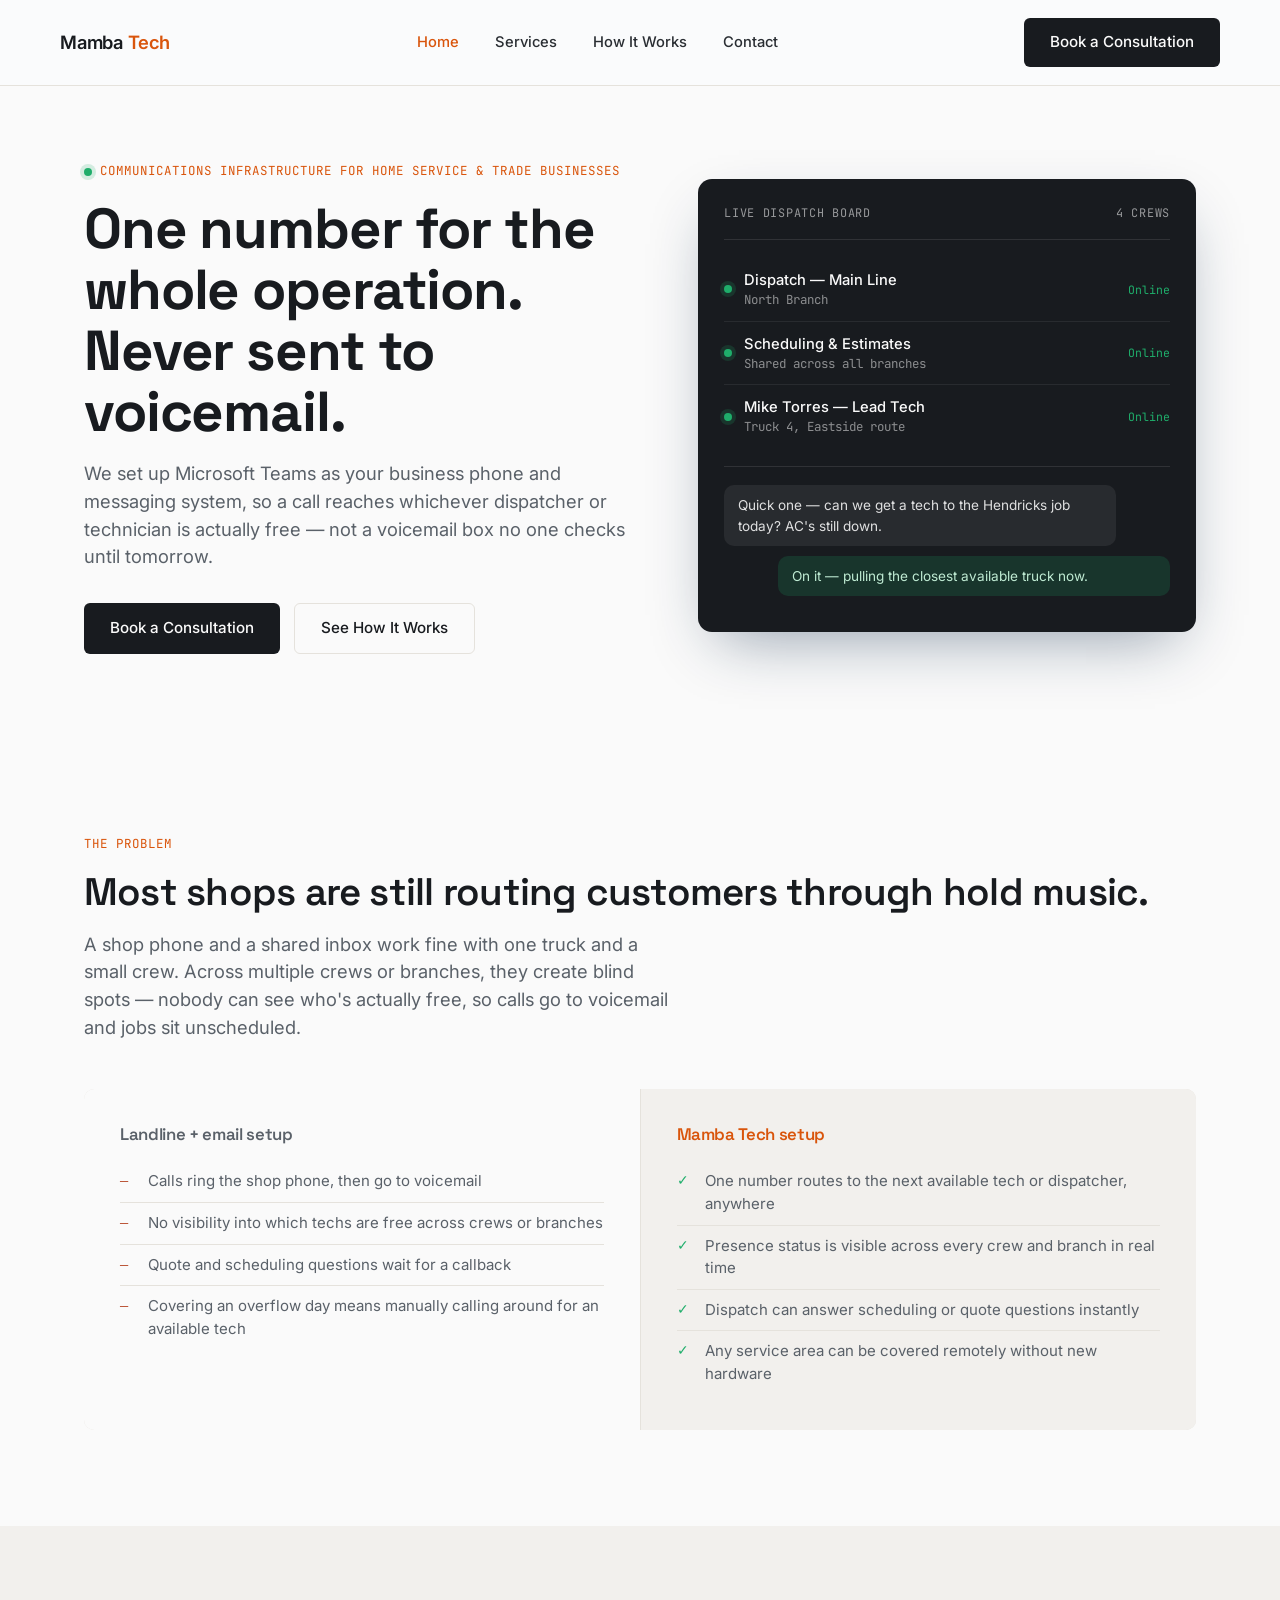
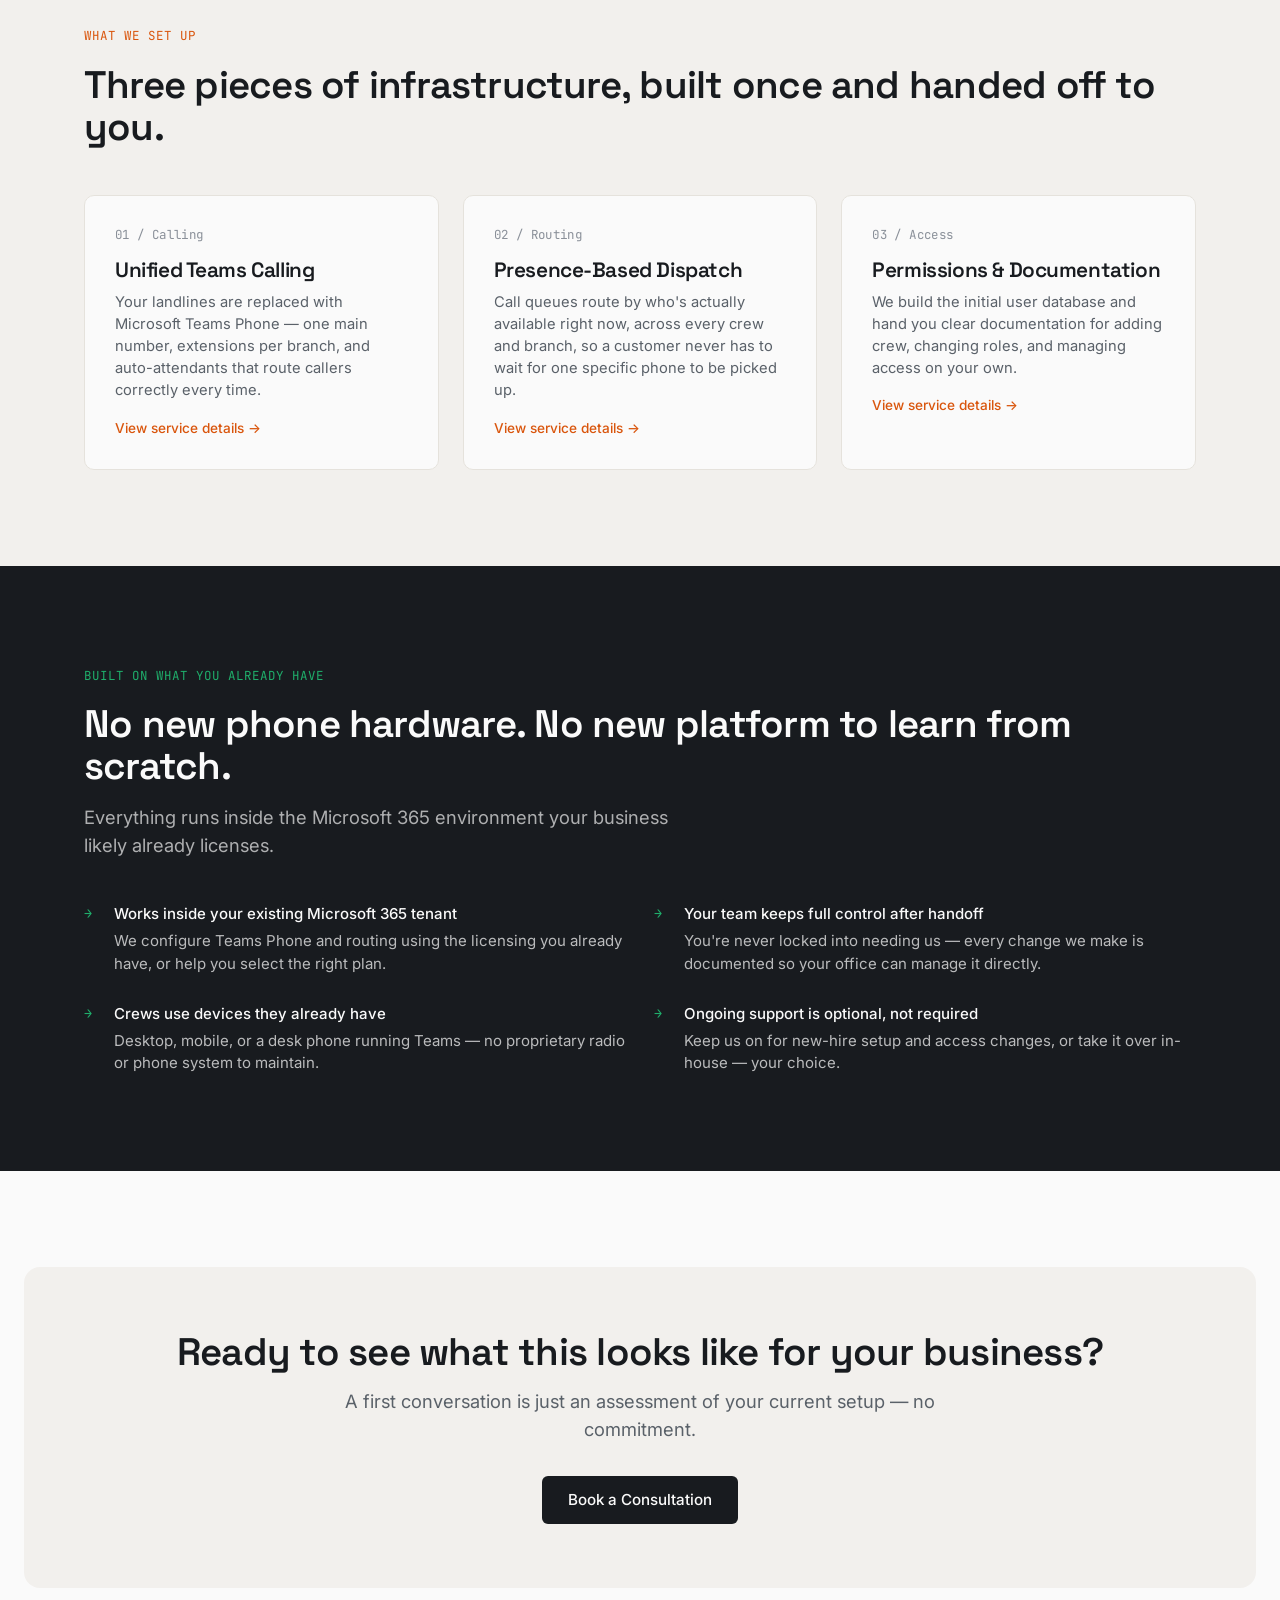
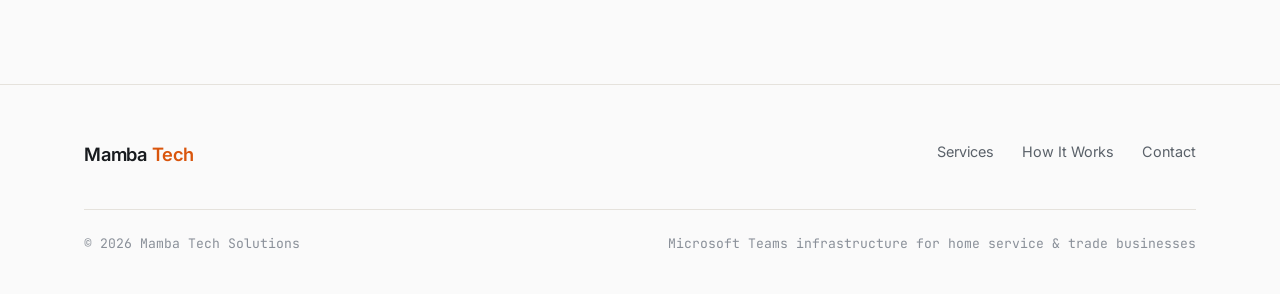
<file: index.html>
<!DOCTYPE html>
<html lang="en">
<head>
<meta charset="UTF-8">
<meta name="viewport" content="width=device-width, initial-scale=1.0">
<title>Mamba Tech Solutions — Microsoft Teams communications for home service & trade businesses</title>
<meta name="description" content="Mamba Tech Solutions sets up Microsoft Teams calling, presence-based dispatch routing, and managed permissions so home service and trade businesses can replace outdated phone systems with real-time, cross-crew communication.">
<link rel="stylesheet" href="css/styles.css">
</head>
<body>

<header class="site-nav">
  <div class="wrap nav-inner">
    <a href="index.html" class="logo">Mamba <span class="accent">Tech</span></a>
    <nav class="nav-links">
      <a href="index.html" class="current">Home</a>
      <a href="services.html">Services</a>
      <a href="how-it-works.html">How It Works</a>
      <a href="contact.html">Contact</a>
    </nav>
    <div class="nav-cta">
      <a href="contact.html" class="btn btn-primary">Book a Consultation</a>
      <button class="nav-toggle" aria-label="Toggle menu"><span></span><span></span><span></span></button>
    </div>
  </div>
</header>

<section class="hero">
  <div class="wrap hero-grid">
    <div>
      <span class="eyebrow"><span class="dot"></span> Communications infrastructure for home service & trade businesses</span>
      <h1>One number for the whole operation. Never sent to voicemail.</h1>
      <p class="lede">We set up Microsoft Teams as your business phone and messaging system, so a call reaches whichever dispatcher or technician is actually free — not a voicemail box no one checks until tomorrow.</p>
      <div class="btn-row">
        <a href="contact.html" class="btn btn-primary">Book a Consultation</a>
        <a href="how-it-works.html" class="btn btn-ghost">See How It Works</a>
      </div>
    </div>

    <div class="presence-panel reveal">
      <div class="presence-panel-head">
        <span>Live dispatch board</span>
        <span>4 crews</span>
      </div>
      <div class="presence-row">
        <span class="dot"></span>
        <div class="presence-info">
          <div class="presence-name">Dispatch — Main Line</div>
          <div class="presence-loc">North Branch</div>
        </div>
        <span class="presence-status">Online</span>
      </div>
      <div class="presence-row">
        <span class="dot"></span>
        <div class="presence-info">
          <div class="presence-name">Scheduling &amp; Estimates</div>
          <div class="presence-loc">Shared across all branches</div>
        </div>
        <span class="presence-status">Online</span>
      </div>
      <div class="presence-row">
        <span class="dot"></span>
        <div class="presence-info">
          <div class="presence-name">Mike Torres — Lead Tech</div>
          <div class="presence-loc">Truck 4, Eastside route</div>
        </div>
        <span class="presence-status">Online</span>
      </div>
      <div class="panel-chat">
        <div class="bubble">Quick one — can we get a tech to the Hendricks job today? AC's still down.</div>
        <div class="bubble reply">On it — pulling the closest available truck now.</div>
      </div>
    </div>
  </div>
</section>

<section>
  <div class="wrap reveal">
    <span class="eyebrow">The problem</span>
    <h2>Most shops are still routing customers through hold music.</h2>
    <p class="lede">A shop phone and a shared inbox work fine with one truck and a small crew. Across multiple crews or branches, they create blind spots — nobody can see who's actually free, so calls go to voicemail and jobs sit unscheduled.</p>

    <div class="split-compare">
      <div class="compare-col is-before">
        <h4 class="before-label">Landline + email setup</h4>
        <ul class="compare-list">
          <li><span class="mark">―</span> Calls ring the shop phone, then go to voicemail</li>
          <li><span class="mark">―</span> No visibility into which techs are free across crews or branches</li>
          <li><span class="mark">―</span> Quote and scheduling questions wait for a callback</li>
          <li><span class="mark">―</span> Covering an overflow day means manually calling around for an available tech</li>
        </ul>
      </div>
      <div class="compare-col is-after">
        <h4 class="after-label">Mamba Tech setup</h4>
        <ul class="compare-list">
          <li><span class="mark">✓</span> One number routes to the next available tech or dispatcher, anywhere</li>
          <li><span class="mark">✓</span> Presence status is visible across every crew and branch in real time</li>
          <li><span class="mark">✓</span> Dispatch can answer scheduling or quote questions instantly</li>
          <li><span class="mark">✓</span> Any service area can be covered remotely without new hardware</li>
        </ul>
      </div>
    </div>
  </div>
</section>

<section style="background: var(--pale-gray);">
  <div class="wrap reveal">
    <span class="eyebrow">What we set up</span>
    <h2>Three pieces of infrastructure, built once and handed off to you.</h2>
    <div class="pillar-grid">
      <div class="pillar-card">
        <span class="mono-label">01 / Calling</span>
        <h3>Unified Teams Calling</h3>
        <p>Your landlines are replaced with Microsoft Teams Phone — one main number, extensions per branch, and auto-attendants that route callers correctly every time.</p>
        <a href="services.html" class="more">View service details →</a>
      </div>
      <div class="pillar-card">
        <span class="mono-label">02 / Routing</span>
        <h3>Presence-Based Dispatch</h3>
        <p>Call queues route by who's actually available right now, across every crew and branch, so a customer never has to wait for one specific phone to be picked up.</p>
        <a href="services.html" class="more">View service details →</a>
      </div>
      <div class="pillar-card">
        <span class="mono-label">03 / Access</span>
        <h3>Permissions &amp; Documentation</h3>
        <p>We build the initial user database and hand you clear documentation for adding crew, changing roles, and managing access on your own.</p>
        <a href="services.html" class="more">View service details →</a>
      </div>
    </div>
  </div>
</section>

<section class="trust-strip">
  <div class="wrap reveal">
    <span class="eyebrow" style="color: var(--presence-green);">Built on what you already have</span>
    <h2>No new phone hardware. No new platform to learn from scratch.</h2>
    <p class="lede">Everything runs inside the Microsoft 365 environment your business likely already licenses.</p>
    <div class="trust-grid">
      <div class="trust-item">
        <span class="mark">→</span>
        <p><strong>Works inside your existing Microsoft 365 tenant</strong>We configure Teams Phone and routing using the licensing you already have, or help you select the right plan.</p>
      </div>
      <div class="trust-item">
        <span class="mark">→</span>
        <p><strong>Your team keeps full control after handoff</strong>You're never locked into needing us — every change we make is documented so your office can manage it directly.</p>
      </div>
      <div class="trust-item">
        <span class="mark">→</span>
        <p><strong>Crews use devices they already have</strong>Desktop, mobile, or a desk phone running Teams — no proprietary radio or phone system to maintain.</p>
      </div>
      <div class="trust-item">
        <span class="mark">→</span>
        <p><strong>Ongoing support is optional, not required</strong>Keep us on for new-hire setup and access changes, or take it over in-house — your choice.</p>
      </div>
    </div>
  </div>
</section>

<section>
  <div class="cta-band reveal">
    <h2>Ready to see what this looks like for your business?</h2>
    <p class="lede" style="margin: 16px auto 0;">A first conversation is just an assessment of your current setup — no commitment.</p>
    <div class="btn-row">
      <a href="contact.html" class="btn btn-primary">Book a Consultation</a>
    </div>
  </div>
</section>

<footer>
  <div class="wrap">
    <div class="footer-inner">
      <a href="index.html" class="logo">Mamba <span class="accent">Tech</span></a>
      <div class="footer-links">
        <a href="services.html">Services</a>
        <a href="how-it-works.html">How It Works</a>
        <a href="contact.html">Contact</a>
      </div>
    </div>
    <div class="footer-bottom">
      <span>© 2026 Mamba Tech Solutions</span>
      <span>Microsoft Teams infrastructure for home service & trade businesses</span>
    </div>
  </div>
</footer>

<script src="js/script.js"></script>
</body>
</html>
</file>
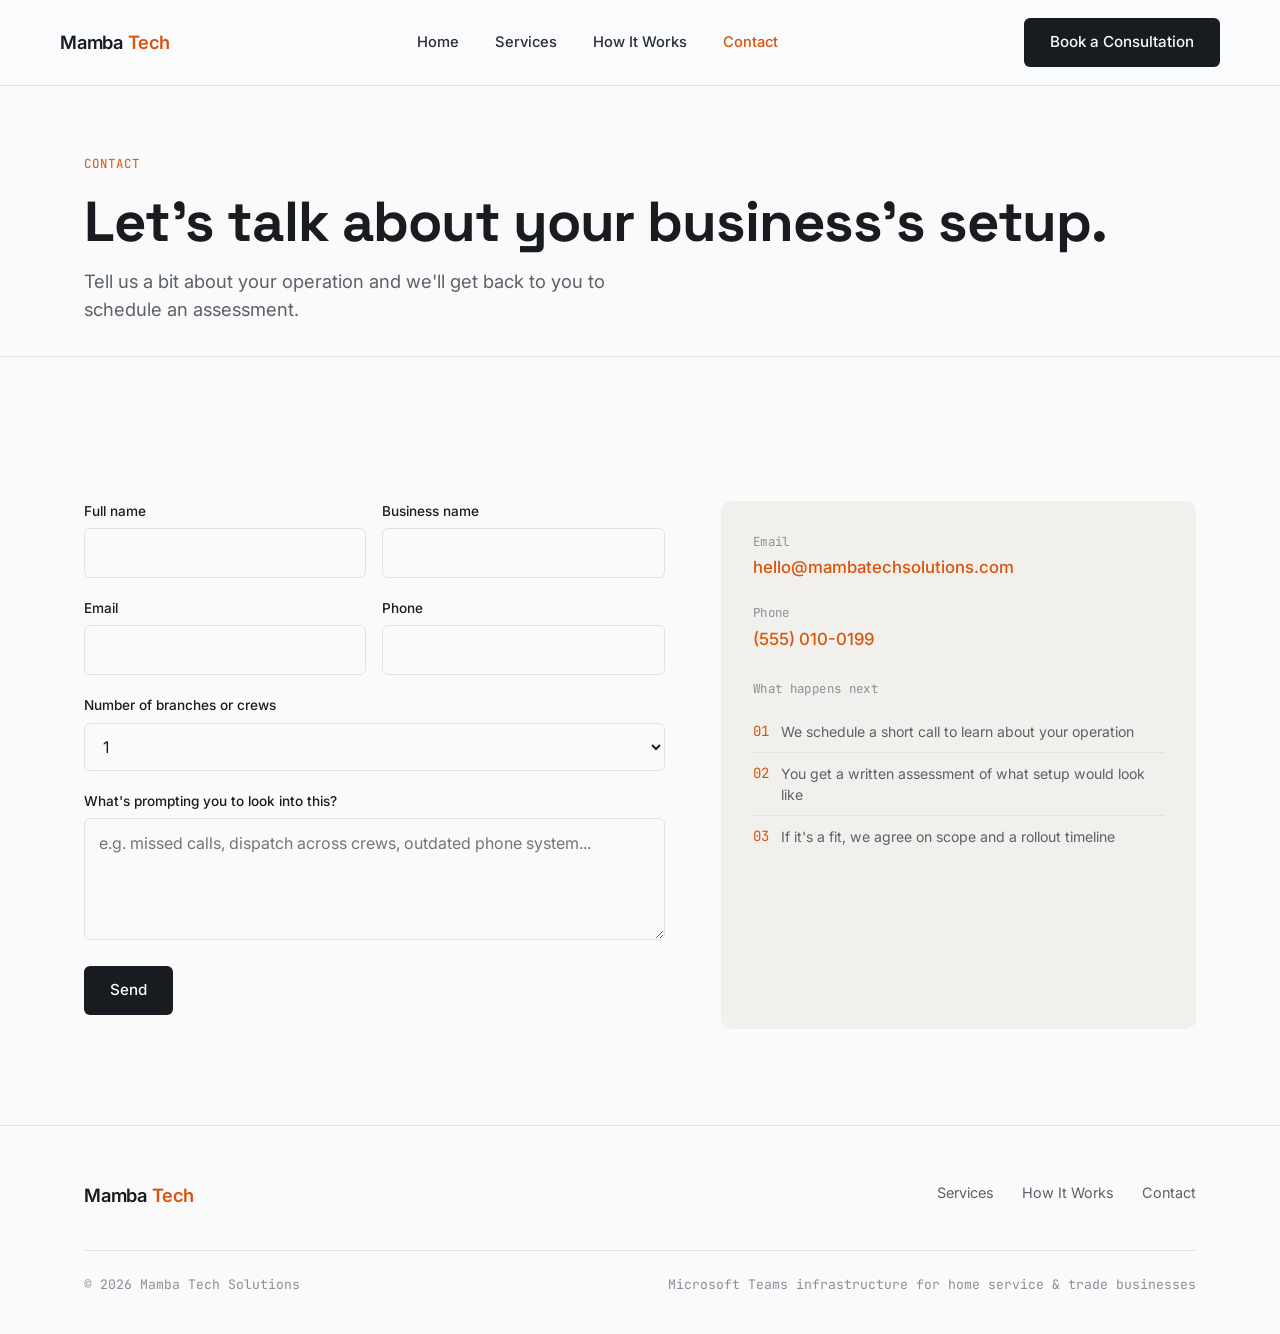
<file: contact.html>
<!DOCTYPE html>
<html lang="en">
<head>
<meta charset="UTF-8">
<meta name="viewport" content="width=device-width, initial-scale=1.0">
<title>Contact — Mamba Tech Solutions</title>
<meta name="description" content="Get in touch with Mamba Tech Solutions to talk about modernizing your home service or trade business's phone and dispatch setup with Microsoft Teams.">
<link rel="stylesheet" href="css/styles.css">
</head>
<body>

<header class="site-nav">
  <div class="wrap nav-inner">
    <a href="index.html" class="logo">Mamba <span class="accent">Tech</span></a>
    <nav class="nav-links">
      <a href="index.html">Home</a>
      <a href="services.html">Services</a>
      <a href="how-it-works.html">How It Works</a>
      <a href="contact.html" class="current">Contact</a>
    </nav>
    <div class="nav-cta">
      <a href="contact.html" class="btn btn-primary">Book a Consultation</a>
      <button class="nav-toggle" aria-label="Toggle menu"><span></span><span></span><span></span></button>
    </div>
  </div>
</header>

<div class="page-header">
  <div class="wrap">
    <span class="eyebrow">Contact</span>
    <h1>Let's talk about your business's setup.</h1>
    <p class="lede">Tell us a bit about your operation and we'll get back to you to schedule an assessment.</p>
  </div>
</div>

<section>
  <div class="wrap contact-grid">

    <form id="contact-form" class="reveal">
      <div class="field-row">
        <div class="field">
          <label for="name">Full name</label>
          <input type="text" id="name" name="name" required>
        </div>
        <div class="field">
          <label for="business">Business name</label>
          <input type="text" id="business" name="business" required>
        </div>
      </div>
      <div class="field-row">
        <div class="field">
          <label for="email">Email</label>
          <input type="email" id="email" name="email" required>
        </div>
        <div class="field">
          <label for="phone">Phone</label>
          <input type="tel" id="phone" name="phone">
        </div>
      </div>
      <div class="field">
        <label for="locations">Number of branches or crews</label>
        <select id="locations" name="locations">
          <option>1</option>
          <option>2–3</option>
          <option>4–6</option>
          <option>7+</option>
        </select>
      </div>
      <div class="field">
        <label for="message">What's prompting you to look into this?</label>
        <textarea id="message" name="message" rows="4" placeholder="e.g. missed calls, dispatch across crews, outdated phone system..."></textarea>
      </div>
      <button type="submit" class="btn btn-primary">Send</button>
      <p id="form-status" class="mono-label" style="margin-top: 14px;"></p>
    </form>

    <div class="contact-card reveal">
      <span class="mono-label">Email</span>
      <p class="contact-value"><a href="mailto:hello@mambatechsolutions.com">hello@mambatechsolutions.com</a></p>
      <span class="mono-label">Phone</span>
      <p class="contact-value"><a href="tel:+15550100199">(555) 010-0199</a></p>

      <span class="mono-label" style="display:block; margin-top: 28px; margin-bottom: 12px;">What happens next</span>
      <ul class="next-steps">
        <li><span class="step-mark">01</span> We schedule a short call to learn about your operation</li>
        <li><span class="step-mark">02</span> You get a written assessment of what setup would look like</li>
        <li><span class="step-mark">03</span> If it's a fit, we agree on scope and a rollout timeline</li>
      </ul>
    </div>

  </div>
</section>

<footer>
  <div class="wrap">
    <div class="footer-inner">
      <a href="index.html" class="logo">Mamba <span class="accent">Tech</span></a>
      <div class="footer-links">
        <a href="services.html">Services</a>
        <a href="how-it-works.html">How It Works</a>
        <a href="contact.html">Contact</a>
      </div>
    </div>
    <div class="footer-bottom">
      <span>© 2026 Mamba Tech Solutions</span>
      <span>Microsoft Teams infrastructure for home service & trade businesses</span>
    </div>
  </div>
</footer>

<script src="js/script.js"></script>
</body>
</html>
</file>
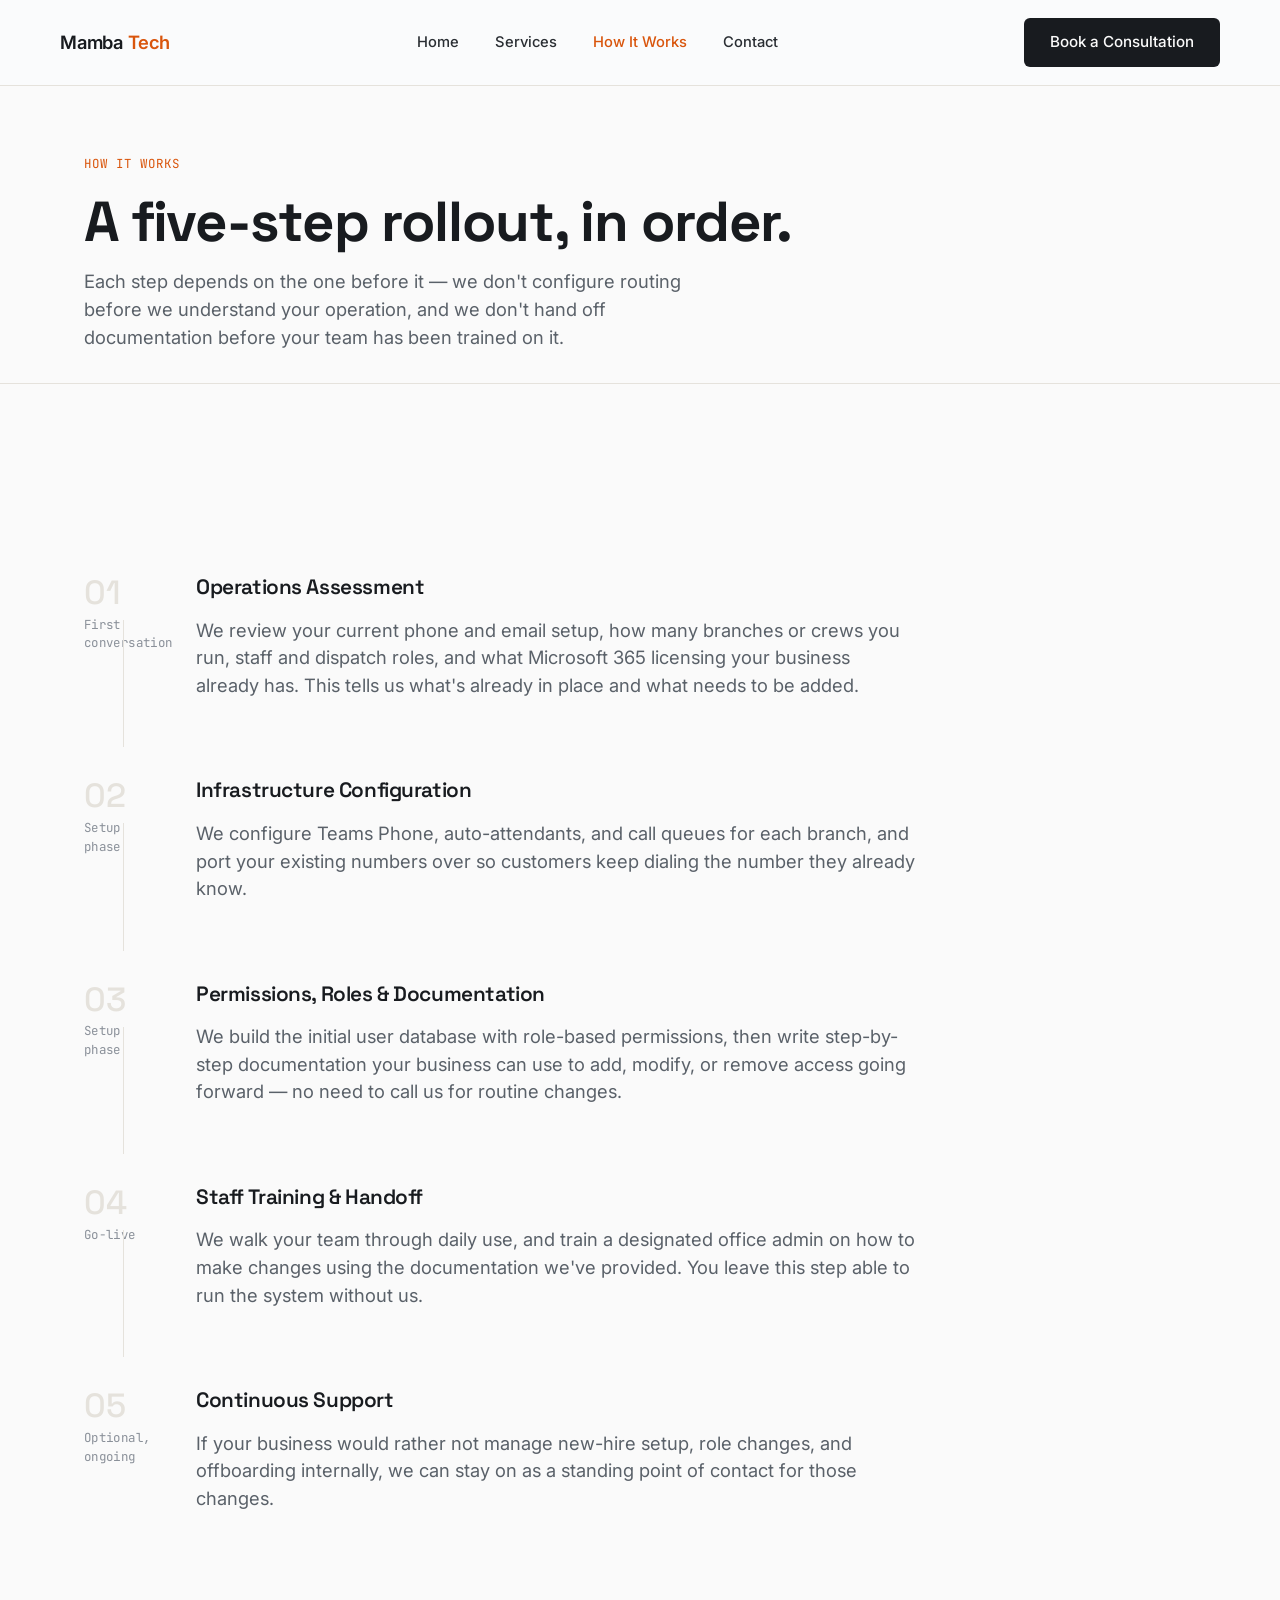
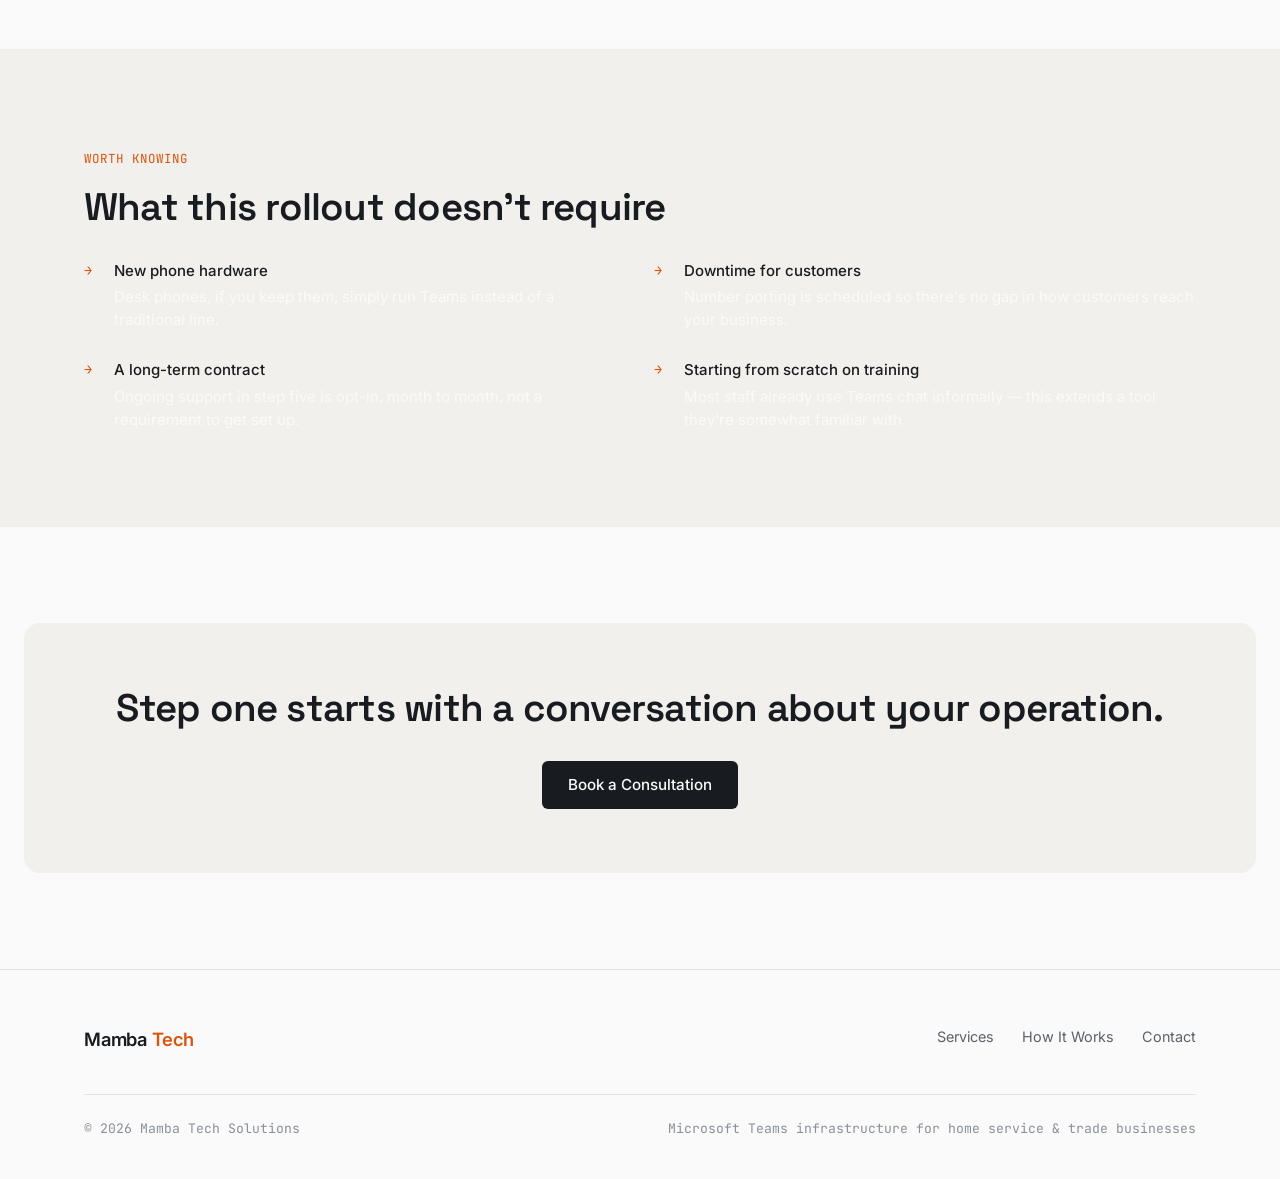
<file: how-it-works.html>
<!DOCTYPE html>
<html lang="en">
<head>
<meta charset="UTF-8">
<meta name="viewport" content="width=device-width, initial-scale=1.0">
<title>How It Works — Mamba Tech Solutions</title>
<meta name="description" content="How Mamba Tech Solutions rolls out Microsoft Teams communications infrastructure for a home service or trade business, from initial assessment through optional ongoing support.">
<link rel="stylesheet" href="css/styles.css">
</head>
<body>

<header class="site-nav">
  <div class="wrap nav-inner">
    <a href="index.html" class="logo">Mamba <span class="accent">Tech</span></a>
    <nav class="nav-links">
      <a href="index.html">Home</a>
      <a href="services.html">Services</a>
      <a href="how-it-works.html" class="current">How It Works</a>
      <a href="contact.html">Contact</a>
    </nav>
    <div class="nav-cta">
      <a href="contact.html" class="btn btn-primary">Book a Consultation</a>
      <button class="nav-toggle" aria-label="Toggle menu"><span></span><span></span><span></span></button>
    </div>
  </div>
</header>

<div class="page-header">
  <div class="wrap">
    <span class="eyebrow">How it works</span>
    <h1>A five-step rollout, in order.</h1>
    <p class="lede">Each step depends on the one before it — we don't configure routing before we understand your operation, and we don't hand off documentation before your team has been trained on it.</p>
  </div>
</div>

<section>
  <div class="wrap steps">

    <div class="step reveal">
      <div>
        <div class="step-num">01</div>
        <div class="mono-label step-phase">First conversation</div>
      </div>
      <div>
        <h3>Operations Assessment</h3>
        <p class="lede">We review your current phone and email setup, how many branches or crews you run, staff and dispatch roles, and what Microsoft 365 licensing your business already has. This tells us what's already in place and what needs to be added.</p>
      </div>
    </div>

    <div class="step reveal">
      <div>
        <div class="step-num">02</div>
        <div class="mono-label step-phase">Setup phase</div>
      </div>
      <div>
        <h3>Infrastructure Configuration</h3>
        <p class="lede">We configure Teams Phone, auto-attendants, and call queues for each branch, and port your existing numbers over so customers keep dialing the number they already know.</p>
      </div>
    </div>

    <div class="step reveal">
      <div>
        <div class="step-num">03</div>
        <div class="mono-label step-phase">Setup phase</div>
      </div>
      <div>
        <h3>Permissions, Roles &amp; Documentation</h3>
        <p class="lede">We build the initial user database with role-based permissions, then write step-by-step documentation your business can use to add, modify, or remove access going forward — no need to call us for routine changes.</p>
      </div>
    </div>

    <div class="step reveal">
      <div>
        <div class="step-num">04</div>
        <div class="mono-label step-phase">Go-live</div>
      </div>
      <div>
        <h3>Staff Training &amp; Handoff</h3>
        <p class="lede">We walk your team through daily use, and train a designated office admin on how to make changes using the documentation we've provided. You leave this step able to run the system without us.</p>
      </div>
    </div>

    <div class="step reveal">
      <div>
        <div class="step-num">05</div>
        <div class="mono-label step-phase">Optional, ongoing</div>
      </div>
      <div>
        <h3>Continuous Support</h3>
        <p class="lede">If your business would rather not manage new-hire setup, role changes, and offboarding internally, we can stay on as a standing point of contact for those changes.</p>
      </div>
    </div>

  </div>
</section>

<section style="background: var(--pale-gray);">
  <div class="wrap reveal">
    <span class="eyebrow">Worth knowing</span>
    <h2>What this rollout doesn't require</h2>
    <div class="trust-grid" style="margin-top: 32px;">
      <div class="trust-item">
        <span class="mark" style="color: var(--accent-amber);">→</span>
        <p><strong style="color: var(--ink-dark);">New phone hardware</strong>Desk phones, if you keep them, simply run Teams instead of a traditional line.</p>
      </div>
      <div class="trust-item">
        <span class="mark" style="color: var(--accent-amber);">→</span>
        <p><strong style="color: var(--ink-dark);">Downtime for customers</strong>Number porting is scheduled so there's no gap in how customers reach your business.</p>
      </div>
      <div class="trust-item">
        <span class="mark" style="color: var(--accent-amber);">→</span>
        <p><strong style="color: var(--ink-dark);">A long-term contract</strong>Ongoing support in step five is opt-in, month to month, not a requirement to get set up.</p>
      </div>
      <div class="trust-item">
        <span class="mark" style="color: var(--accent-amber);">→</span>
        <p><strong style="color: var(--ink-dark);">Starting from scratch on training</strong>Most staff already use Teams chat informally — this extends a tool they're somewhat familiar with.</p>
      </div>
    </div>
  </div>
</section>

<section>
  <div class="cta-band reveal">
    <h2>Step one starts with a conversation about your operation.</h2>
    <div class="btn-row">
      <a href="contact.html" class="btn btn-primary">Book a Consultation</a>
    </div>
  </div>
</section>

<footer>
  <div class="wrap">
    <div class="footer-inner">
      <a href="index.html" class="logo">Mamba <span class="accent">Tech</span></a>
      <div class="footer-links">
        <a href="services.html">Services</a>
        <a href="how-it-works.html">How It Works</a>
        <a href="contact.html">Contact</a>
      </div>
    </div>
    <div class="footer-bottom">
      <span>© 2026 Mamba Tech Solutions</span>
      <span>Microsoft Teams infrastructure for home service & trade businesses</span>
    </div>
  </div>
</footer>

<script src="js/script.js"></script>
</body>
</html>
</file>
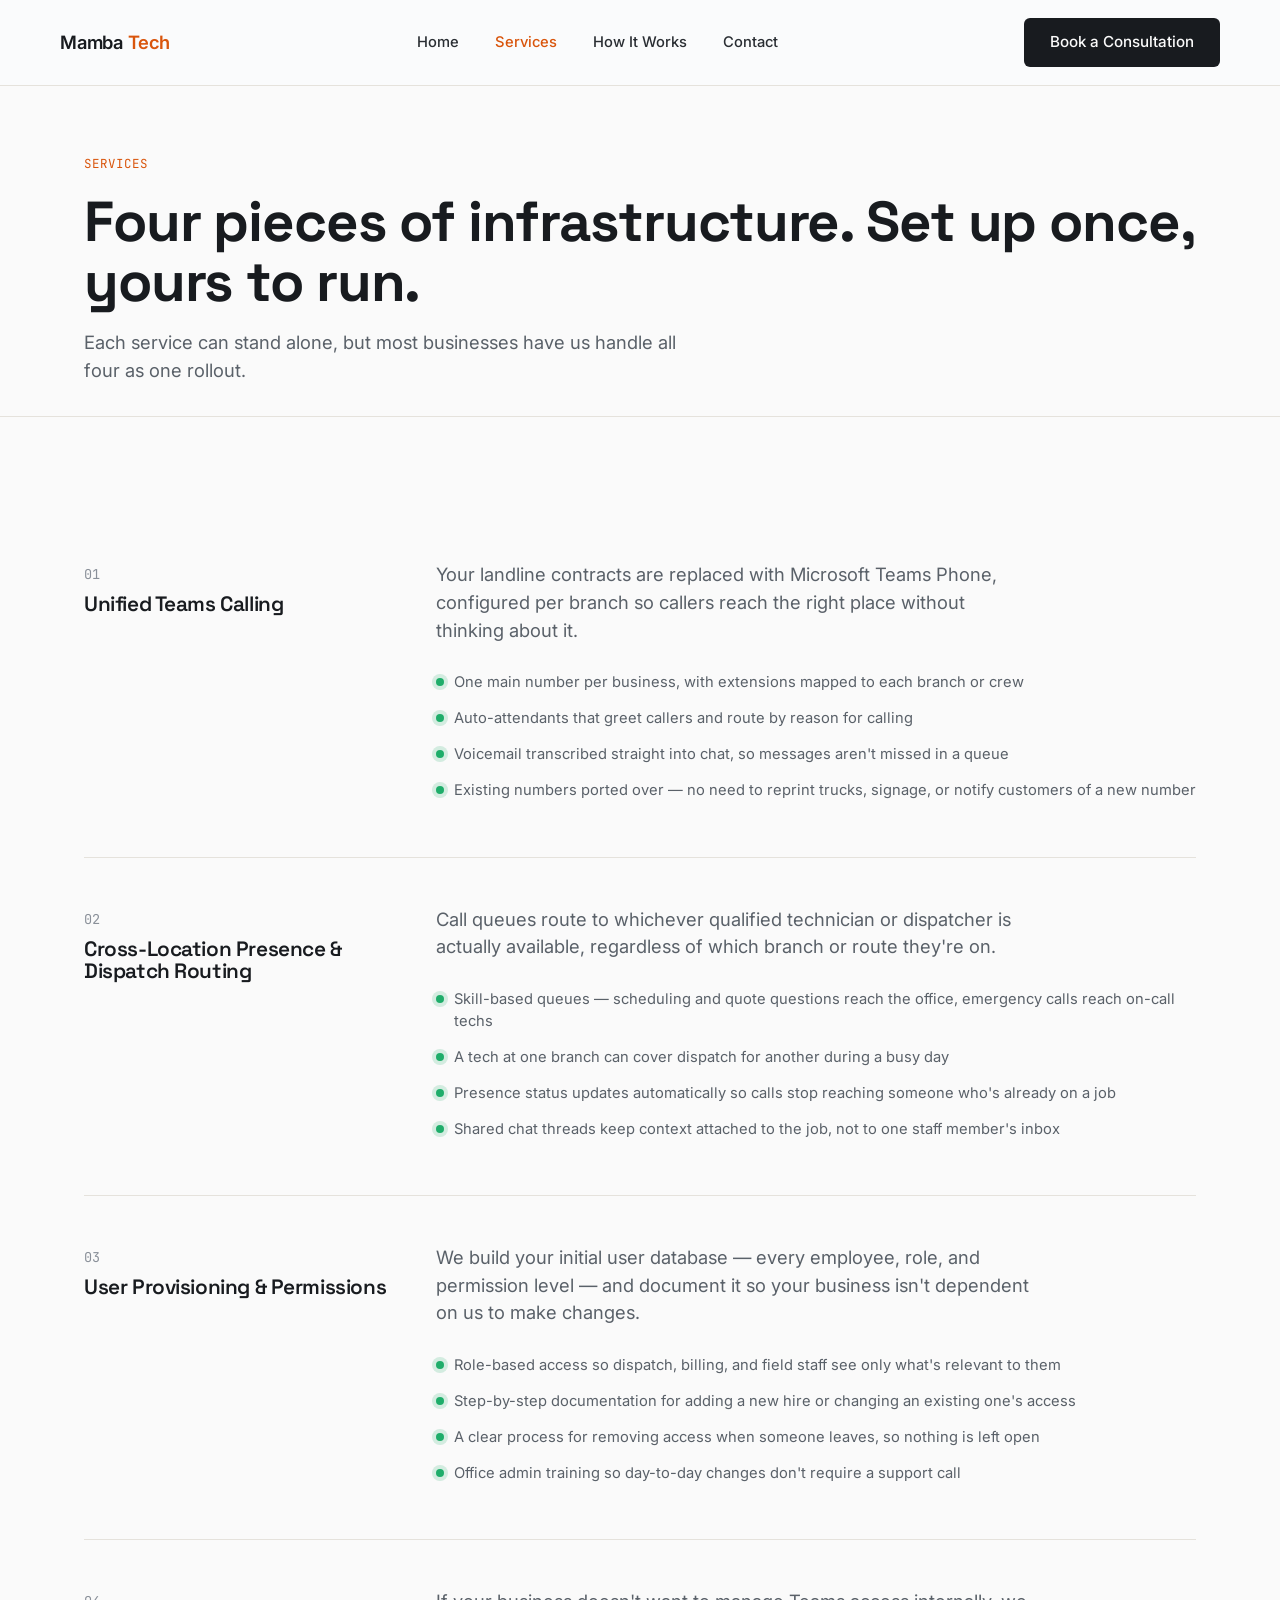
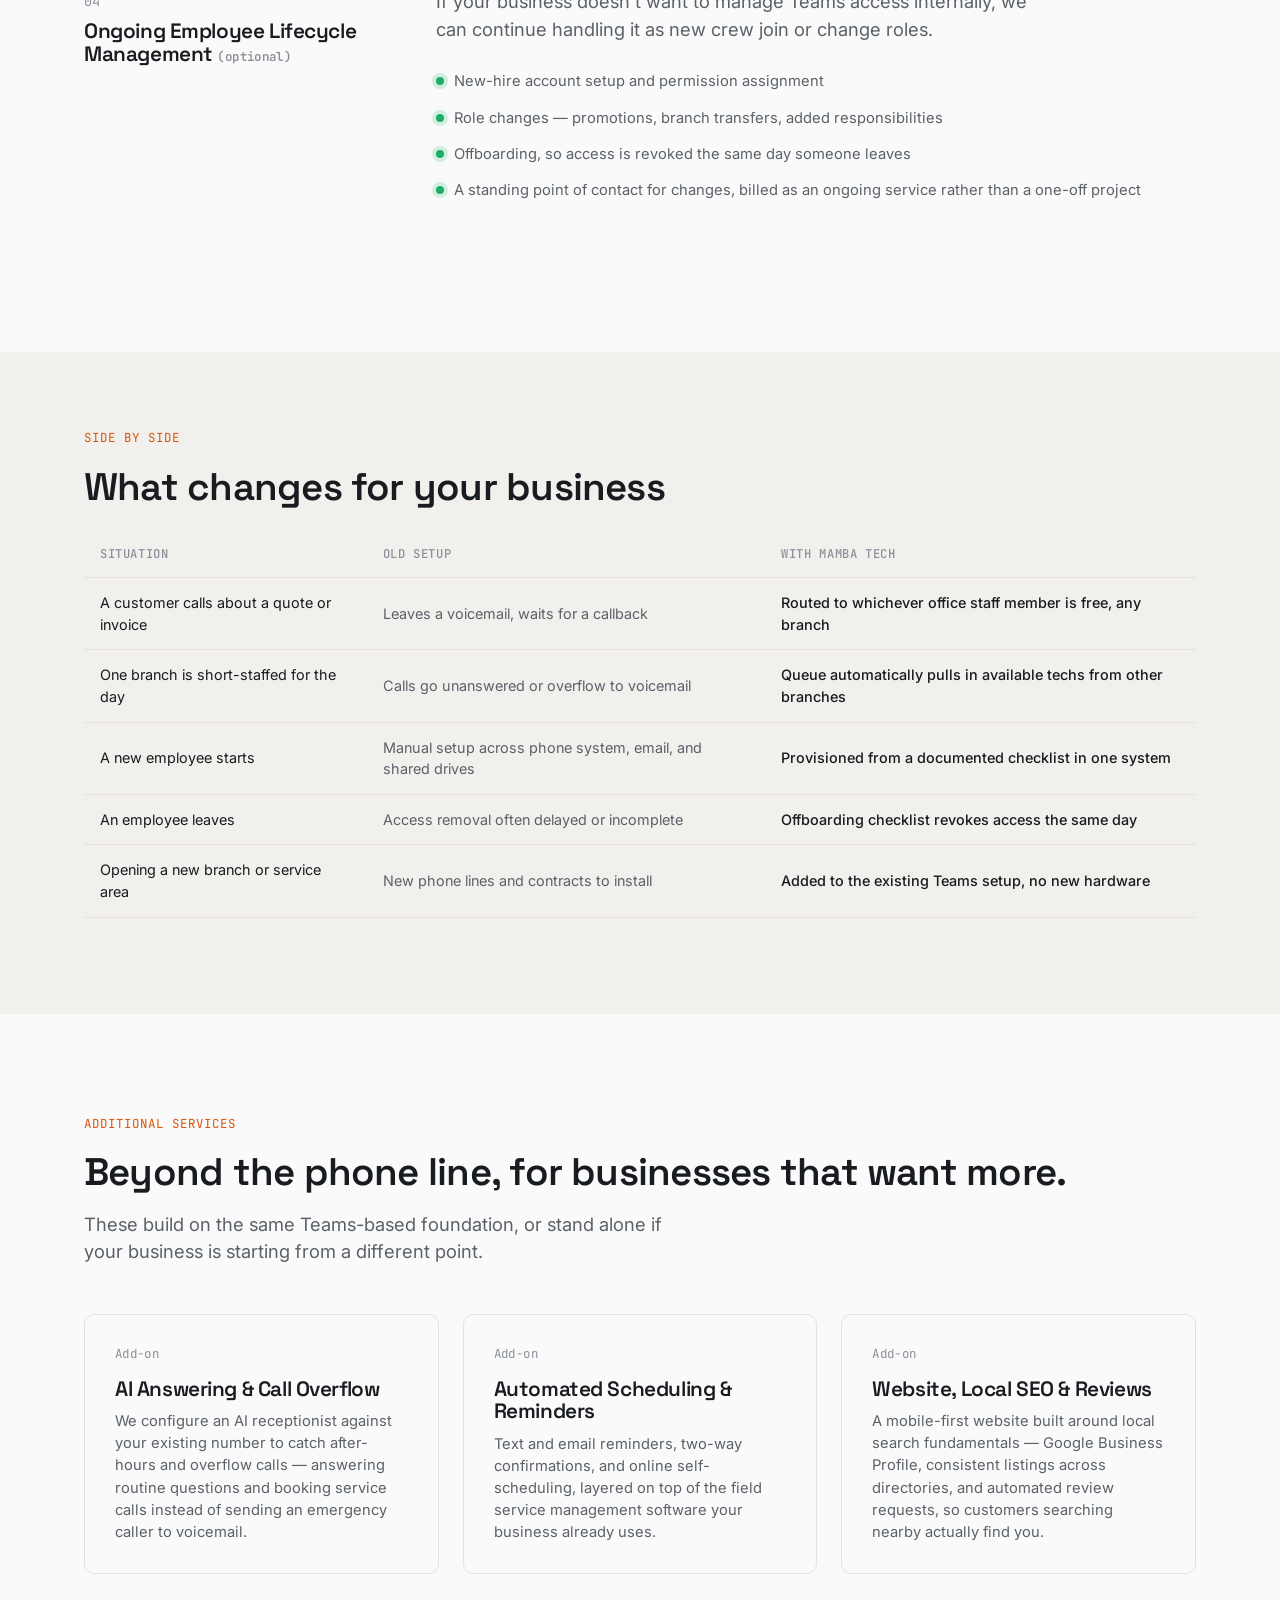
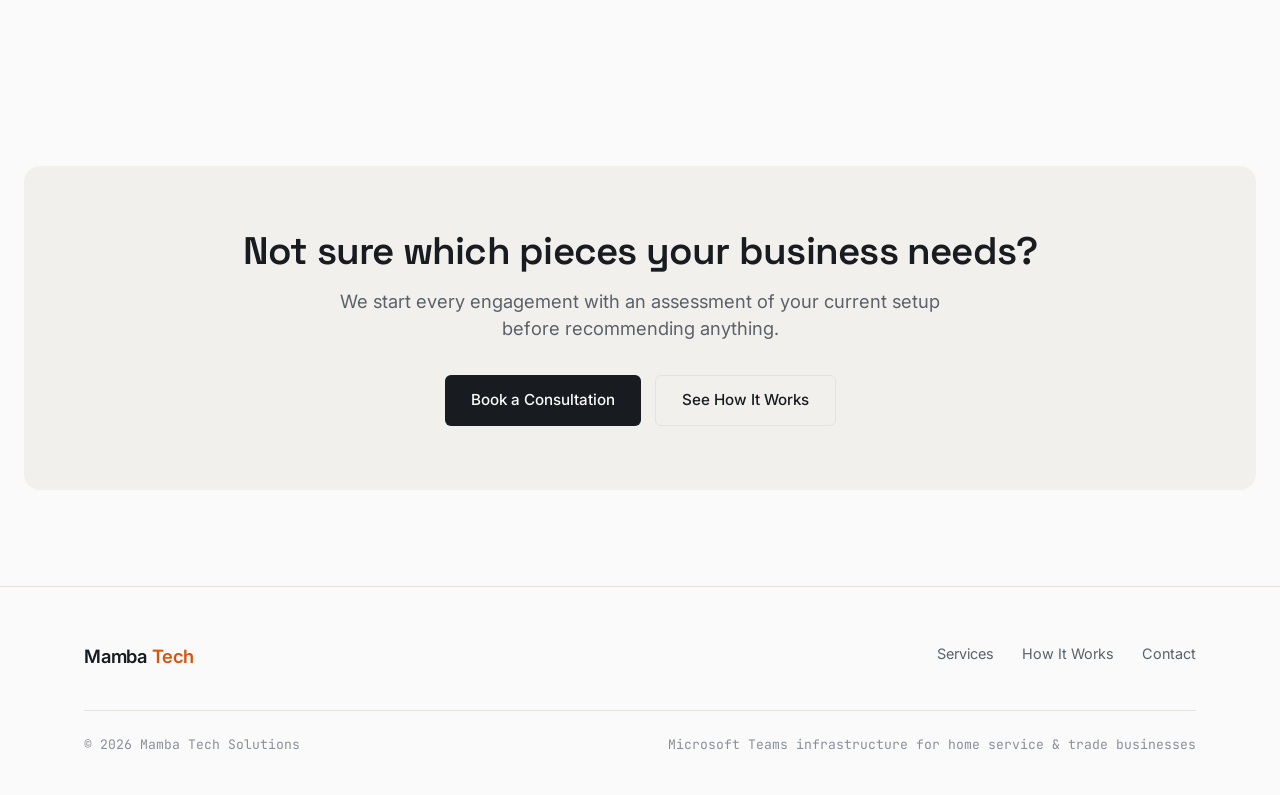
<file: services.html>
<!DOCTYPE html>
<html lang="en">
<head>
<meta charset="UTF-8">
<meta name="viewport" content="width=device-width, initial-scale=1.0">
<title>Services — Mamba Tech Solutions</title>
<meta name="description" content="What Mamba Tech Solutions sets up: unified Teams calling, cross-crew presence routing, user permissions and documentation, and optional ongoing employee lifecycle management for home service and trade businesses.">
<link rel="stylesheet" href="css/styles.css">
</head>
<body>

<header class="site-nav">
  <div class="wrap nav-inner">
    <a href="index.html" class="logo">Mamba <span class="accent">Tech</span></a>
    <nav class="nav-links">
      <a href="index.html">Home</a>
      <a href="services.html" class="current">Services</a>
      <a href="how-it-works.html">How It Works</a>
      <a href="contact.html">Contact</a>
    </nav>
    <div class="nav-cta">
      <a href="contact.html" class="btn btn-primary">Book a Consultation</a>
      <button class="nav-toggle" aria-label="Toggle menu"><span></span><span></span><span></span></button>
    </div>
  </div>
</header>

<div class="page-header">
  <div class="wrap">
    <span class="eyebrow">Services</span>
    <h1>Four pieces of infrastructure. Set up once, yours to run.</h1>
    <p class="lede">Each service can stand alone, but most businesses have us handle all four as one rollout.</p>
  </div>
</div>

<section>
  <div class="wrap">

    <div class="service-row reveal">
      <div>
        <span class="service-num">01</span>
        <h3>Unified Teams Calling</h3>
      </div>
      <div>
        <p class="lede" style="margin-top:0;">Your landline contracts are replaced with Microsoft Teams Phone, configured per branch so callers reach the right place without thinking about it.</p>
        <ul class="service-detail-list">
          <li><span class="dot"></span> One main number per business, with extensions mapped to each branch or crew</li>
          <li><span class="dot"></span> Auto-attendants that greet callers and route by reason for calling</li>
          <li><span class="dot"></span> Voicemail transcribed straight into chat, so messages aren't missed in a queue</li>
          <li><span class="dot"></span> Existing numbers ported over — no need to reprint trucks, signage, or notify customers of a new number</li>
        </ul>
      </div>
    </div>

    <div class="service-row reveal">
      <div>
        <span class="service-num">02</span>
        <h3>Cross-Location Presence &amp; Dispatch Routing</h3>
      </div>
      <div>
        <p class="lede" style="margin-top:0;">Call queues route to whichever qualified technician or dispatcher is actually available, regardless of which branch or route they're on.</p>
        <ul class="service-detail-list">
          <li><span class="dot"></span> Skill-based queues — scheduling and quote questions reach the office, emergency calls reach on-call techs</li>
          <li><span class="dot"></span> A tech at one branch can cover dispatch for another during a busy day</li>
          <li><span class="dot"></span> Presence status updates automatically so calls stop reaching someone who's already on a job</li>
          <li><span class="dot"></span> Shared chat threads keep context attached to the job, not to one staff member's inbox</li>
        </ul>
      </div>
    </div>

    <div class="service-row reveal">
      <div>
        <span class="service-num">03</span>
        <h3>User Provisioning &amp; Permissions</h3>
      </div>
      <div>
        <p class="lede" style="margin-top:0;">We build your initial user database — every employee, role, and permission level — and document it so your business isn't dependent on us to make changes.</p>
        <ul class="service-detail-list">
          <li><span class="dot"></span> Role-based access so dispatch, billing, and field staff see only what's relevant to them</li>
          <li><span class="dot"></span> Step-by-step documentation for adding a new hire or changing an existing one's access</li>
          <li><span class="dot"></span> A clear process for removing access when someone leaves, so nothing is left open</li>
          <li><span class="dot"></span> Office admin training so day-to-day changes don't require a support call</li>
        </ul>
      </div>
    </div>

    <div class="service-row reveal">
      <div>
        <span class="service-num">04</span>
        <h3>Ongoing Employee Lifecycle Management <span class="mono-label">(optional)</span></h3>
      </div>
      <div>
        <p class="lede" style="margin-top:0;">If your business doesn't want to manage Teams access internally, we can continue handling it as new crew join or change roles.</p>
        <ul class="service-detail-list">
          <li><span class="dot"></span> New-hire account setup and permission assignment</li>
          <li><span class="dot"></span> Role changes — promotions, branch transfers, added responsibilities</li>
          <li><span class="dot"></span> Offboarding, so access is revoked the same day someone leaves</li>
          <li><span class="dot"></span> A standing point of contact for changes, billed as an ongoing service rather than a one-off project</li>
        </ul>
      </div>
    </div>

  </div>
</section>

<section style="background: var(--pale-gray); padding-top: 72px;">
  <div class="wrap reveal">
    <span class="eyebrow">Side by side</span>
    <h2>What changes for your business</h2>
    <table class="compare-table">
      <thead>
        <tr><th>Situation</th><th>Old setup</th><th>With Mamba Tech</th></tr>
      </thead>
      <tbody>
        <tr>
          <td>A customer calls about a quote or invoice</td>
          <td class="old-col">Leaves a voicemail, waits for a callback</td>
          <td class="new-col">Routed to whichever office staff member is free, any branch</td>
        </tr>
        <tr>
          <td>One branch is short-staffed for the day</td>
          <td class="old-col">Calls go unanswered or overflow to voicemail</td>
          <td class="new-col">Queue automatically pulls in available techs from other branches</td>
        </tr>
        <tr>
          <td>A new employee starts</td>
          <td class="old-col">Manual setup across phone system, email, and shared drives</td>
          <td class="new-col">Provisioned from a documented checklist in one system</td>
        </tr>
        <tr>
          <td>An employee leaves</td>
          <td class="old-col">Access removal often delayed or incomplete</td>
          <td class="new-col">Offboarding checklist revokes access the same day</td>
        </tr>
        <tr>
          <td>Opening a new branch or service area</td>
          <td class="old-col">New phone lines and contracts to install</td>
          <td class="new-col">Added to the existing Teams setup, no new hardware</td>
        </tr>
      </tbody>
    </table>
  </div>
</section>

<section>
  <div class="wrap reveal">
    <span class="eyebrow">Additional services</span>
    <h2>Beyond the phone line, for businesses that want more.</h2>
    <p class="lede">These build on the same Teams-based foundation, or stand alone if your business is starting from a different point.</p>
    <div class="pillar-grid">
      <div class="pillar-card">
        <span class="mono-label">Add-on</span>
        <h3>AI Answering &amp; Call Overflow</h3>
        <p>We configure an AI receptionist against your existing number to catch after-hours and overflow calls — answering routine questions and booking service calls instead of sending an emergency caller to voicemail.</p>
      </div>
      <div class="pillar-card">
        <span class="mono-label">Add-on</span>
        <h3>Automated Scheduling &amp; Reminders</h3>
        <p>Text and email reminders, two-way confirmations, and online self-scheduling, layered on top of the field service management software your business already uses.</p>
      </div>
      <div class="pillar-card">
        <span class="mono-label">Add-on</span>
        <h3>Website, Local SEO &amp; Reviews</h3>
        <p>A mobile-first website built around local search fundamentals — Google Business Profile, consistent listings across directories, and automated review requests, so customers searching nearby actually find you.</p>
      </div>
    </div>
  </div>
</section>

<section>
  <div class="cta-band reveal">
    <h2>Not sure which pieces your business needs?</h2>
    <p class="lede" style="margin: 16px auto 0;">We start every engagement with an assessment of your current setup before recommending anything.</p>
    <div class="btn-row">
      <a href="contact.html" class="btn btn-primary">Book a Consultation</a>
      <a href="how-it-works.html" class="btn btn-ghost">See How It Works</a>
    </div>
  </div>
</section>

<footer>
  <div class="wrap">
    <div class="footer-inner">
      <a href="index.html" class="logo">Mamba <span class="accent">Tech</span></a>
      <div class="footer-links">
        <a href="services.html">Services</a>
        <a href="how-it-works.html">How It Works</a>
        <a href="contact.html">Contact</a>
      </div>
    </div>
    <div class="footer-bottom">
      <span>© 2026 Mamba Tech Solutions</span>
      <span>Microsoft Teams infrastructure for home service & trade businesses</span>
    </div>
  </div>
</footer>

<script src="js/script.js"></script>
</body>
</html>
</file>
<file: css/styles.css>
/* ===================================================================
   Mamba Tech Solutions — design tokens (Home Services & Field Trades)
   Palette: confident, modern, professional. Signature: live dispatch status.
=================================================================== */

@import url('https://fonts.googleapis.com/css2?family=Space+Grotesk:wght@500;600;700&family=Inter:wght@400;500;600&family=JetBrains+Mono:wght@400;500&display=swap');

:root {
  --ink-dark: #181B1F;
  --ink-dark-soft: #2A2E33;
  --white: #FAFAFA;
  --accent-amber: #D9550C;
  --accent-amber-bright: #F2691A;
  --presence-green: #1FAE6B;
  --presence-green-soft: rgba(31, 174, 107, 0.18);
  --slate: #5A6169;
  --slate-light: #8A9099;
  --pale-gray: #F2F0ED;
  --border-gray: #E5E2DC;
  --warn-red: #B3401F;

  --font-display: 'Space Grotesk', sans-serif;
  --font-body: 'Inter', -apple-system, sans-serif;
  --font-mono: 'JetBrains Mono', monospace;

  --container: 1160px;
  --radius: 10px;
  --radius-sm: 6px;
}

/* ---------- Reset ---------- */
* { margin: 0; padding: 0; box-sizing: border-box; }
html { scroll-behavior: smooth; }
body {
  font-family: var(--font-body);
  color: var(--ink-dark);
  background: var(--white);
  line-height: 1.5;
  -webkit-font-smoothing: antialiased;
}
img { max-width: 100%; display: block; }
a { color: inherit; text-decoration: none; }
ul { list-style: none; }
button { font: inherit; cursor: pointer; border: none; background: none; }
input, textarea, select { font: inherit; }

@media (prefers-reduced-motion: reduce) {
  *, *::before, *::after {
    animation-duration: 0.001ms !important;
    animation-iteration-count: 1 !important;
    transition-duration: 0.001ms !important;
    scroll-behavior: auto !important;
  }
}

:focus-visible {
  outline: 2px solid var(--accent-amber-bright);
  outline-offset: 3px;
}

/* ---------- Layout ---------- */
.wrap {
  max-width: var(--container);
  margin: 0 auto;
  padding: 0 24px;
}
section { padding: 96px 0; }
@media (max-width: 720px) {
  section { padding: 64px 0; }
}

/* ---------- Typography ---------- */
.eyebrow {
  font-family: var(--font-mono);
  font-size: 0.78rem;
  letter-spacing: 0.08em;
  text-transform: uppercase;
  color: var(--accent-amber);
  display: inline-flex;
  align-items: center;
  gap: 8px;
  margin-bottom: 18px;
}
h1, h2, h3, h4 {
  font-family: var(--font-display);
  font-weight: 600;
  color: var(--ink-dark);
  letter-spacing: -0.02em;
  line-height: 1.08;
}
h1 { font-size: clamp(2.4rem, 4.4vw, 3.6rem); font-weight: 700; }
h2 { font-size: clamp(1.8rem, 3vw, 2.5rem); }
h3 { font-size: 1.3rem; }
h4 { font-size: 1.05rem; }
p { color: var(--slate); }
.lede {
  font-size: 1.15rem;
  color: var(--slate);
  max-width: 50ch;
  margin-top: 18px;
}
.mono-label {
  font-family: var(--font-mono);
  font-size: 0.78rem;
  color: var(--slate-light);
  letter-spacing: 0.03em;
}

/* ---------- Buttons ---------- */
.btn {
  display: inline-flex;
  align-items: center;
  gap: 8px;
  padding: 13px 26px;
  border-radius: var(--radius-sm);
  font-weight: 500;
  font-size: 0.95rem;
  transition: transform 0.15s ease, box-shadow 0.15s ease, background 0.15s ease;
}
.btn-primary {
  background: var(--ink-dark);
  color: var(--white);
}
.btn-primary:hover { background: var(--accent-amber); transform: translateY(-1px); }
.btn-ghost {
  background: transparent;
  color: var(--ink-dark);
  border: 1px solid var(--border-gray);
}
.btn-ghost:hover { border-color: var(--accent-amber); color: var(--accent-amber); }
.btn-row { display: flex; gap: 14px; flex-wrap: wrap; margin-top: 32px; }

/* ---------- Nav ---------- */
header.site-nav {
  position: sticky;
  top: 0;
  z-index: 50;
  background: rgba(250, 251, 252, 0.92);
  backdrop-filter: blur(8px);
  border-bottom: 1px solid var(--border-gray);
}
.nav-inner {
  display: flex;
  align-items: center;
  justify-content: space-between;
  padding: 18px 0;
}
.logo {
  font-family: var(--font-body);
  font-weight: 600;
  font-size: 1.15rem;
  color: var(--ink-dark);
  letter-spacing: -0.01em;
}
.logo .accent { color: var(--accent-amber); }
.nav-links {
  display: flex;
  align-items: center;
  gap: 36px;
}
.nav-links a {
  font-size: 0.92rem;
  color: var(--ink-dark-soft);
  font-weight: 500;
  position: relative;
}
.nav-links a:hover { color: var(--accent-amber); }
.nav-links a.current { color: var(--accent-amber); }
.nav-cta { display: flex; align-items: center; gap: 28px; }
.nav-toggle { display: none; flex-direction: column; gap: 5px; }
.nav-toggle span { width: 22px; height: 2px; background: var(--ink-dark); }

@media (max-width: 860px) {
  .nav-links { position: fixed; top: 64px; left: 0; right: 0; background: var(--white);
    flex-direction: column; align-items: flex-start; padding: 24px; gap: 20px;
    border-bottom: 1px solid var(--border-gray); transform: translateY(-150%);
    transition: transform 0.25s ease; }
  .nav-links.open { transform: translateY(0); }
  .nav-toggle { display: flex; }
  .nav-cta .btn-primary { display: none; }
}

/* ---------- Presence dot (signature motif) ---------- */
.dot {
  width: 8px; height: 8px; border-radius: 50%;
  background: var(--presence-green);
  position: relative;
  flex-shrink: 0;
}
.dot::after {
  content: '';
  position: absolute; inset: -4px;
  border-radius: 50%;
  background: var(--presence-green-soft);
  animation: pulse 2.4s ease-out infinite;
}
@keyframes pulse {
  0% { transform: scale(0.6); opacity: 1; }
  100% { transform: scale(2.1); opacity: 0; }
}

/* ---------- Hero ---------- */
.hero { padding-top: 72px; padding-bottom: 80px; }
.hero-grid {
  display: grid;
  grid-template-columns: 1.05fr 0.95fr;
  gap: 64px;
  align-items: center;
}
@media (max-width: 920px) {
  .hero-grid { grid-template-columns: 1fr; gap: 48px; }
}

/* Presence panel — the signature element */
.presence-panel {
  background: var(--ink-dark);
  border-radius: 14px;
  padding: 26px;
  box-shadow: 0 24px 60px -20px rgba(15, 42, 74, 0.45);
}
.presence-panel-head {
  display: flex; align-items: center; justify-content: space-between;
  margin-bottom: 18px; padding-bottom: 16px;
  border-bottom: 1px solid rgba(255,255,255,0.1);
}
.presence-panel-head span {
  font-family: var(--font-mono); font-size: 0.74rem; letter-spacing: 0.06em;
  color: rgba(255,255,255,0.55); text-transform: uppercase;
}
.presence-row {
  display: flex; align-items: center; gap: 12px;
  padding: 11px 0;
}
.presence-row + .presence-row { border-top: 1px solid rgba(255,255,255,0.07); }
.presence-info { flex: 1; min-width: 0; }
.presence-name { color: var(--white); font-size: 0.92rem; font-weight: 500; }
.presence-loc { color: rgba(255,255,255,0.5); font-size: 0.78rem; font-family: var(--font-mono); }
.presence-status { font-size: 0.72rem; color: var(--presence-green); font-family: var(--font-mono); }

.panel-chat {
  margin-top: 18px; padding-top: 18px;
  border-top: 1px solid rgba(255,255,255,0.1);
}
.bubble {
  background: rgba(255,255,255,0.07);
  border-radius: 10px;
  padding: 10px 14px;
  font-size: 0.85rem;
  color: rgba(255,255,255,0.85);
  max-width: 88%;
  margin-bottom: 10px;
}
.bubble.reply {
  background: var(--presence-green-soft);
  color: #BFEBD3;
  margin-left: auto;
  opacity: 0;
  transform: translateY(6px);
  animation: replyIn 0.5s ease forwards;
  animation-delay: 1.3s;
}
@keyframes replyIn { to { opacity: 1; transform: translateY(0); } }

/* ---------- Problem / before-after ---------- */
.split-compare {
  display: grid;
  grid-template-columns: 1fr 1fr;
  gap: 1px;
  background: var(--border-gray);
  border-radius: var(--radius);
  overflow: hidden;
  margin-top: 48px;
}
@media (max-width: 760px) { .split-compare { grid-template-columns: 1fr; } }
.compare-col { background: var(--white); padding: 36px; }
.compare-col.is-after { background: var(--pale-gray); }
.compare-col h4 { margin-bottom: 18px; }
.compare-col h4.before-label { color: var(--slate); }
.compare-col h4.after-label { color: var(--accent-amber); }
.compare-list li {
  display: flex; gap: 12px; padding: 9px 0;
  font-size: 0.94rem; color: var(--slate);
  border-top: 1px solid var(--border-gray);
}
.compare-list li:first-child { border-top: none; }
.mark { font-family: var(--font-mono); font-size: 0.85rem; flex-shrink: 0; width: 16px; }
.compare-col.is-before .mark { color: var(--warn-red); }
.compare-col.is-after .mark { color: var(--presence-green); }

/* ---------- Cards / pillars ---------- */
.pillar-grid {
  display: grid;
  grid-template-columns: repeat(3, 1fr);
  gap: 24px;
  margin-top: 48px;
}
@media (max-width: 860px) { .pillar-grid { grid-template-columns: 1fr; } }
.pillar-card {
  border: 1px solid var(--border-gray);
  border-radius: var(--radius);
  padding: 30px;
  background: var(--white);
  transition: border-color 0.15s ease, transform 0.15s ease;
}
.pillar-card:hover { border-color: var(--accent-amber); transform: translateY(-2px); }
.pillar-card .mono-label { margin-bottom: 14px; display: block; }
.pillar-card p { margin-top: 10px; font-size: 0.92rem; }
.pillar-card a.more { font-size: 0.85rem; color: var(--accent-amber); font-weight: 500; margin-top: 16px; display: inline-block; }

/* ---------- Trust strip ---------- */
.trust-strip { background: var(--ink-dark); color: var(--white); }
.trust-strip h2 { color: var(--white); }
.trust-strip .lede { color: rgba(255,255,255,0.65); }
.trust-grid {
  display: grid; grid-template-columns: repeat(2, 1fr);
  gap: 28px; margin-top: 44px;
}
@media (max-width: 760px) { .trust-grid { grid-template-columns: 1fr; } }
.trust-item { display: flex; gap: 14px; }
.trust-item .mark { color: var(--presence-green); font-family: var(--font-mono); flex-shrink: 0; }
.trust-item p { color: rgba(255,255,255,0.7); font-size: 0.94rem; }
.trust-item strong { color: var(--white); display: block; margin-bottom: 4px; font-weight: 500; }

/* ---------- CTA band ---------- */
.cta-band {
  background: var(--pale-gray);
  border-radius: 16px;
  padding: 64px;
  text-align: center;
  margin: 0 24px;
}
.cta-band .btn-row { justify-content: center; }
@media (max-width: 600px) { .cta-band { padding: 40px 24px; } }

/* ---------- Footer ---------- */
footer {
  border-top: 1px solid var(--border-gray);
  padding: 56px 0 40px;
}
.footer-inner {
  display: flex; justify-content: space-between; align-items: flex-start;
  flex-wrap: wrap; gap: 32px;
}
.footer-links { display: flex; gap: 28px; flex-wrap: wrap; }
.footer-links a { font-size: 0.9rem; color: var(--slate); }
.footer-links a:hover { color: var(--accent-amber); }
.footer-bottom {
  margin-top: 40px; padding-top: 24px; border-top: 1px solid var(--border-gray);
  font-size: 0.82rem; color: var(--slate-light); font-family: var(--font-mono);
  display: flex; justify-content: space-between; flex-wrap: wrap; gap: 12px;
}

/* ---------- Page header (interior pages) ---------- */
.page-header { padding: 64px 0 32px; border-bottom: 1px solid var(--border-gray); }
.page-header .lede { margin-top: 16px; }

/* ---------- Services page ---------- */
.service-row {
  display: grid; grid-template-columns: 0.4fr 1fr; gap: 48px;
  padding: 48px 0; border-top: 1px solid var(--border-gray);
}
.service-row:first-of-type { border-top: none; }
@media (max-width: 800px) { .service-row { grid-template-columns: 1fr; gap: 16px; } }
.service-num { font-family: var(--font-mono); color: var(--slate-light); font-size: 0.85rem; }
.service-row h3 { margin-top: 8px; }
.service-detail-list { margin-top: 20px; }
.service-detail-list li {
  display: flex; gap: 10px; padding: 7px 0; font-size: 0.92rem; color: var(--slate);
}
.service-detail-list .dot { margin-top: 7px; }

table.compare-table {
  width: 100%; border-collapse: collapse; margin-top: 24px;
}
table.compare-table th, table.compare-table td {
  text-align: left; padding: 14px 16px; font-size: 0.9rem;
  border-bottom: 1px solid var(--border-gray);
}
table.compare-table th {
  font-family: var(--font-mono); font-size: 0.76rem; text-transform: uppercase;
  letter-spacing: 0.05em; color: var(--slate-light); font-weight: 500;
}
table.compare-table td.old-col { color: var(--slate); }
table.compare-table td.new-col { color: var(--ink-dark); font-weight: 500; }

/* ---------- How it works ---------- */
.steps { margin-top: 56px; }
.step {
  display: grid; grid-template-columns: 80px 1fr; gap: 32px;
  padding: 40px 0; position: relative;
}
.step:not(:last-child)::after {
  content: ''; position: absolute; left: 39px; top: 84px; bottom: -8px;
  width: 1px; background: var(--border-gray);
}
.step-num {
  font-family: var(--font-display); font-size: 2.1rem; color: var(--border-gray);
  font-weight: 500; line-height: 1;
}
.step-phase { margin-top: 6px; }
.step h3 { margin-bottom: 10px; }
.step p.lede { max-width: 60ch; }

/* ---------- Contact page ---------- */
.contact-grid {
  display: grid; grid-template-columns: 1.1fr 0.9fr; gap: 56px; margin-top: 48px;
}
@media (max-width: 860px) { .contact-grid { grid-template-columns: 1fr; } }
.field { margin-bottom: 20px; }
.field label {
  display: block; font-size: 0.85rem; font-weight: 500; color: var(--ink-dark);
  margin-bottom: 7px;
}
.field input, .field textarea, .field select {
  width: 100%; padding: 12px 14px; border: 1px solid var(--border-gray);
  border-radius: var(--radius-sm); color: var(--ink-dark); background: var(--white);
}
.field input:focus, .field textarea:focus, .field select:focus {
  border-color: var(--accent-amber); outline: none;
}
.field-row { display: grid; grid-template-columns: 1fr 1fr; gap: 16px; }
@media (max-width: 500px) { .field-row { grid-template-columns: 1fr; } }

.contact-card {
  background: var(--pale-gray); border-radius: var(--radius); padding: 32px;
}
.contact-card .mono-label { display: block; margin-bottom: 4px; }
.contact-card .contact-value { font-size: 1.05rem; margin-bottom: 24px; }
.contact-card .contact-value a { color: var(--accent-amber); font-weight: 500; }
.next-steps li { display: flex; gap: 12px; padding: 10px 0; font-size: 0.88rem; color: var(--slate); border-top: 1px solid var(--border-gray); }
.next-steps li:first-child { border-top: none; }
.next-steps .step-mark { font-family: var(--font-mono); color: var(--accent-amber); }

/* ---------- Reveal on scroll ---------- */
.reveal { opacity: 0; transform: translateY(16px); transition: opacity 0.6s ease, transform 0.6s ease; }
.reveal.is-visible { opacity: 1; transform: translateY(0); }
</file>
